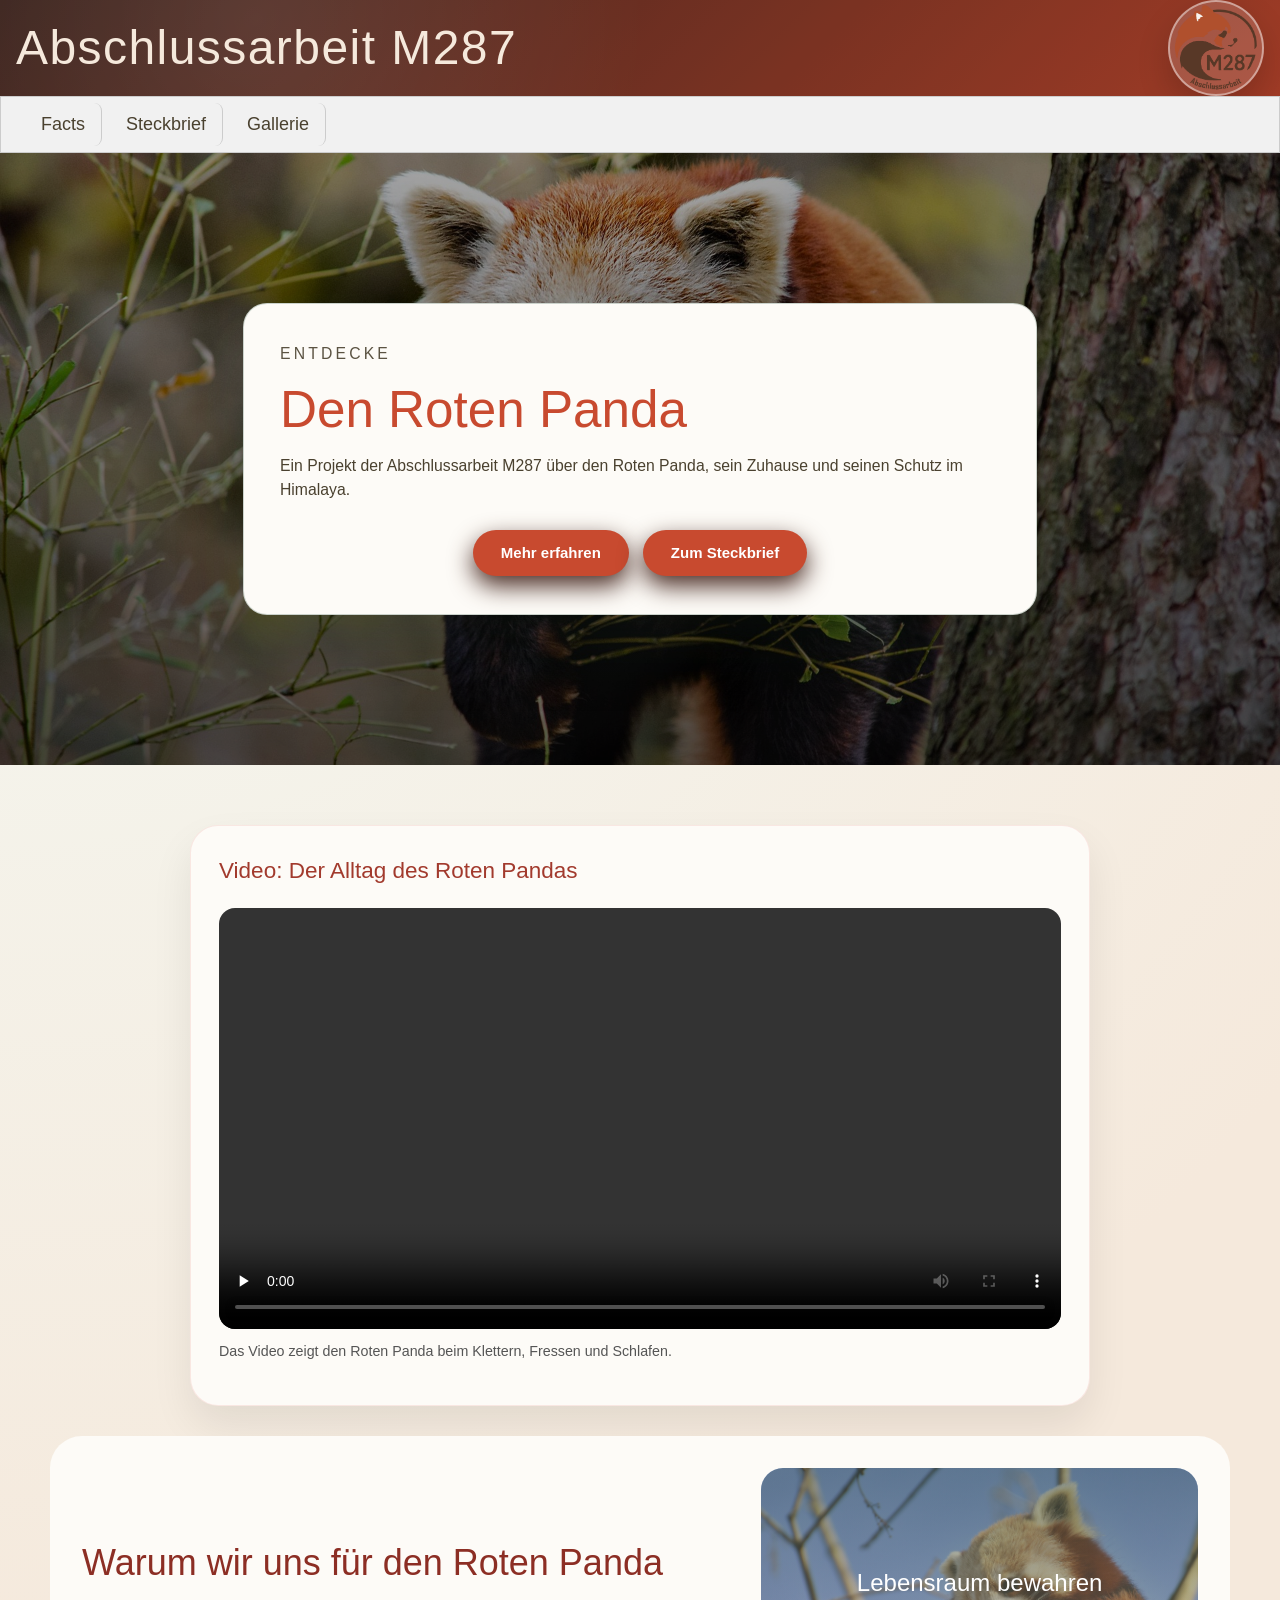
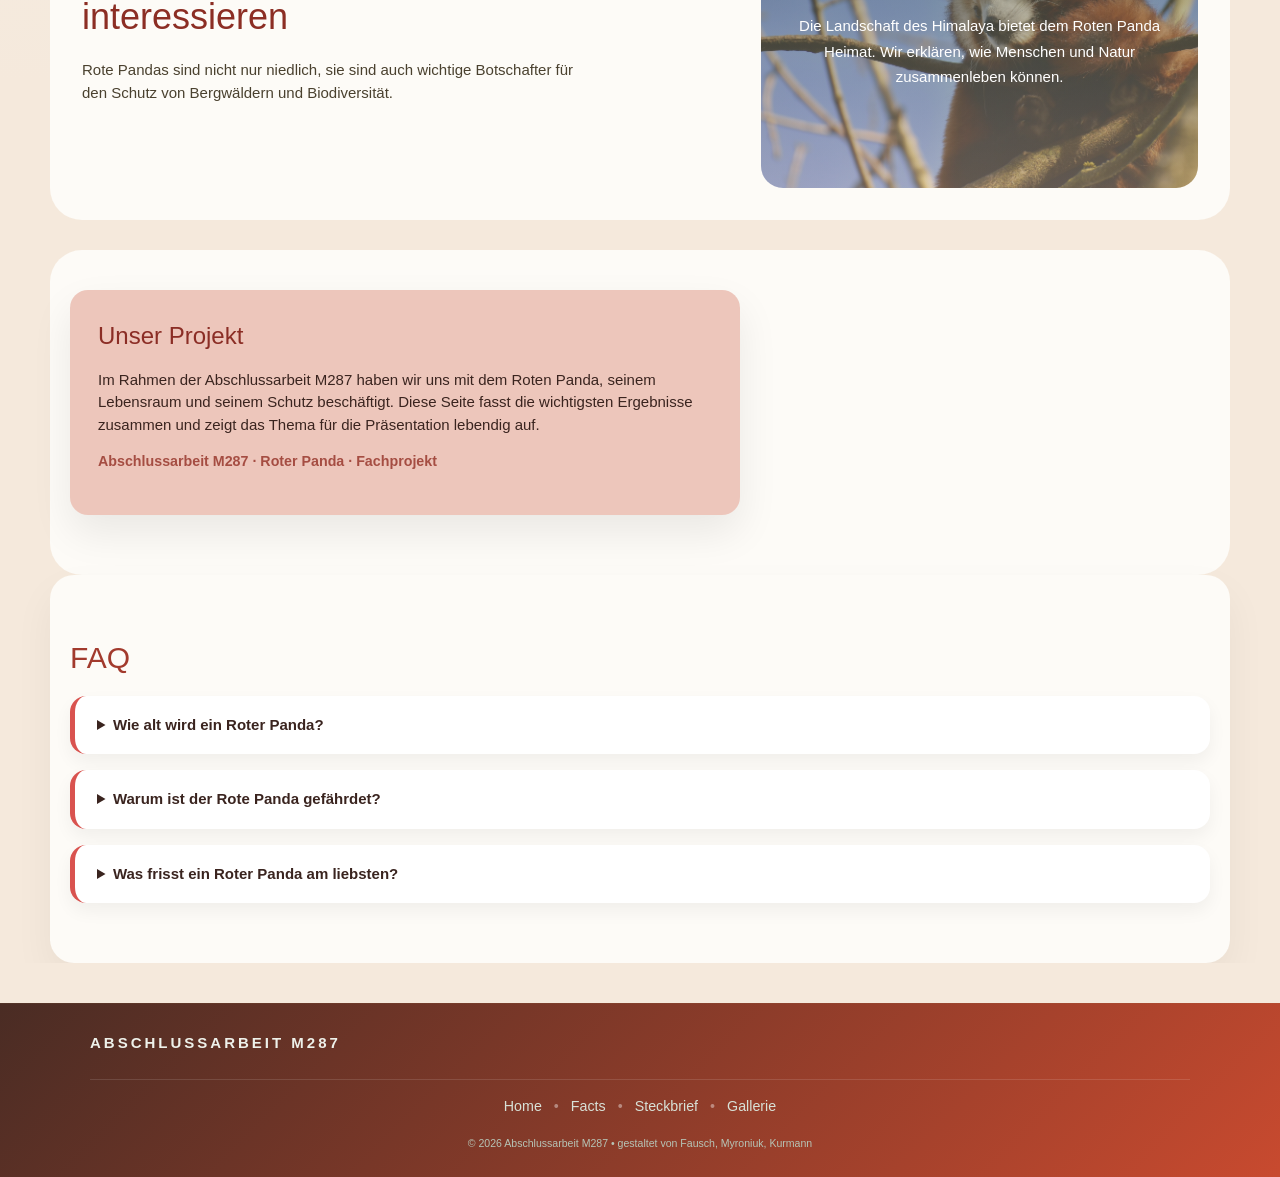
<file: index.html>
<!DOCTYPE html>
<html lang="de">
<head>
    <title>Abschlussarbeit M287</title>
    <meta charset="UTF-8">
    <meta name="viewport" content="width=device-width, initial-scale=1">
    <link rel="stylesheet" href="css/style.css">
    <link rel="stylesheet" href="https://www.w3schools.com/w3css/4/w3.css">
</head>

<body>

    <header class="w3-container site-header">
      <!-- Header-Inhalt in eine flexbox-container gelegt -->
      <div class="site-header-inner">
        <h1 class="w3-xxxlarge">Abschlussarbeit M287</h1>
        <!-- Rundes M287-Logo oben rechts, als Home-Link -->
        <a href="index.html" class="site-header-logo" aria-label="Home" title="Home"></a>
      </div>
    </header>

    <nav class="w3-bar w3-border w3-light-grey w3-large">
      <a href="html/facts.html" class="w3-bar-item w3-button w3-border-right">Facts</a>
      <a href="html/Steckbrief.html" class="w3-bar-item w3-button w3-border-right">Steckbrief</a>
      <a href="html/gallerie.html" class="w3-bar-item w3-button w3-border-right">Gallerie</a>
    </nav>

    <main class="home-page">
        <section class="page-hero">
            <div class="hero-inner">
                <p class="eyebrow">Entdecke</p>
                <h1>Den Roten Panda</h1>
                <p class="hero-text">Ein Projekt der Abschlussarbeit M287 über den Roten Panda, sein Zuhause und seinen Schutz im Himalaya.</p>
                <div class="hero-actions">
                    <a href="html/facts.html" class="btn btn-primary">Mehr erfahren</a>
                    <a href="html/Steckbrief.html" class="btn btn-primary">Zum Steckbrief</a>
                </div>
            </div>
        </section>

        <section class="home-video">
            <div class="media-section">
                <h2>Video: Der Alltag des Roten Pandas</h2>
                <video controls preload="none" class="media-player">
                    <source src="media/video/Most Adorable Red Panda - CUTEST Compilation.mp4" type="video/mp4">
                    Dein Browser unterstützt das Video-Tag nicht.
                </video>
                <p>Das Video zeigt den Roten Panda beim Klettern, Fressen und Schlafen.</p>
            </div>
        </section>

        <section class="section section-two-col">
            <div class="text-block">
                <h2>Warum wir uns für den Roten Panda interessieren</h2>
                <p>Rote Pandas sind nicht nur niedlich, sie sind auch wichtige Botschafter für den Schutz von Bergwäldern und Biodiversität.</p>
            </div>
            <div class="image-overlay-card">
                <div class="overlay-copy">
                    <h3>Lebensraum bewahren</h3>
                    <p>Die Landschaft des Himalaya bietet dem Roten Panda Heimat. Wir erklären, wie Menschen und Natur zusammenleben können.</p>
                </div>
            </div>
        </section>

        <section class="section section-interactive">
            <div class="interactive-grid">
                <div class="content-card project-card">
                    <h3>Unser Projekt</h3>
                    <p>Im Rahmen der Abschlussarbeit M287 haben wir uns mit dem Roten Panda, seinem Lebensraum und seinem Schutz beschäftigt. Diese Seite fasst die wichtigsten Ergebnisse zusammen und zeigt das Thema für die Präsentation lebendig auf.</p>
                    <p class="project-note">Abschlussarbeit M287 · Roter Panda · Fachprojekt</p>
                </div>
            </div>
        </section>

        <section class="section section-faq">
            <h2>FAQ</h2>
            <details>
                <summary>Wie alt wird ein Roter Panda?</summary>
                <p>Rote Pandas können in Freiheit 8–10 Jahre alt werden, in Zoos auch etwas älter.</p>
            </details>
            <details>
                <summary>Warum ist der Rote Panda gefährdet?</summary>
                <p>Hauptgründe sind Lebensraumverlust, Fragmentierung der Wälder und menschliche Eingriffe.</p>
            </details>
            <details>
                <summary>Was frisst ein Roter Panda am liebsten?</summary>
                <p>Bambus macht den größten Teil der Nahrung aus, außerdem isst er Früchte, Pilze und Insekten.</p>
            </details>
        </section>
    </main>

    <footer class="site-footer">
        <div class="footer-top">
            <div>
                <p class="footer-brand">Abschlussarbeit M287</p>
            </div>
        </div>
        <div class="footer-nav-line">
            <a href="index.html">Home</a>
            <span>•</span>
            <a href="html/facts.html">Facts</a>
            <span>•</span>
            <a href="html/Steckbrief.html">Steckbrief</a>
            <span>•</span>
            <a href="html/gallerie.html">Gallerie</a>
        </div>
        <div class="footer-copy">
            <small>© 2026 Abschlussarbeit M287 • gestaltet von Fausch, Myroniuk, Kurmann</small>
        </div>
    </footer>

</body>
</html>
</file>
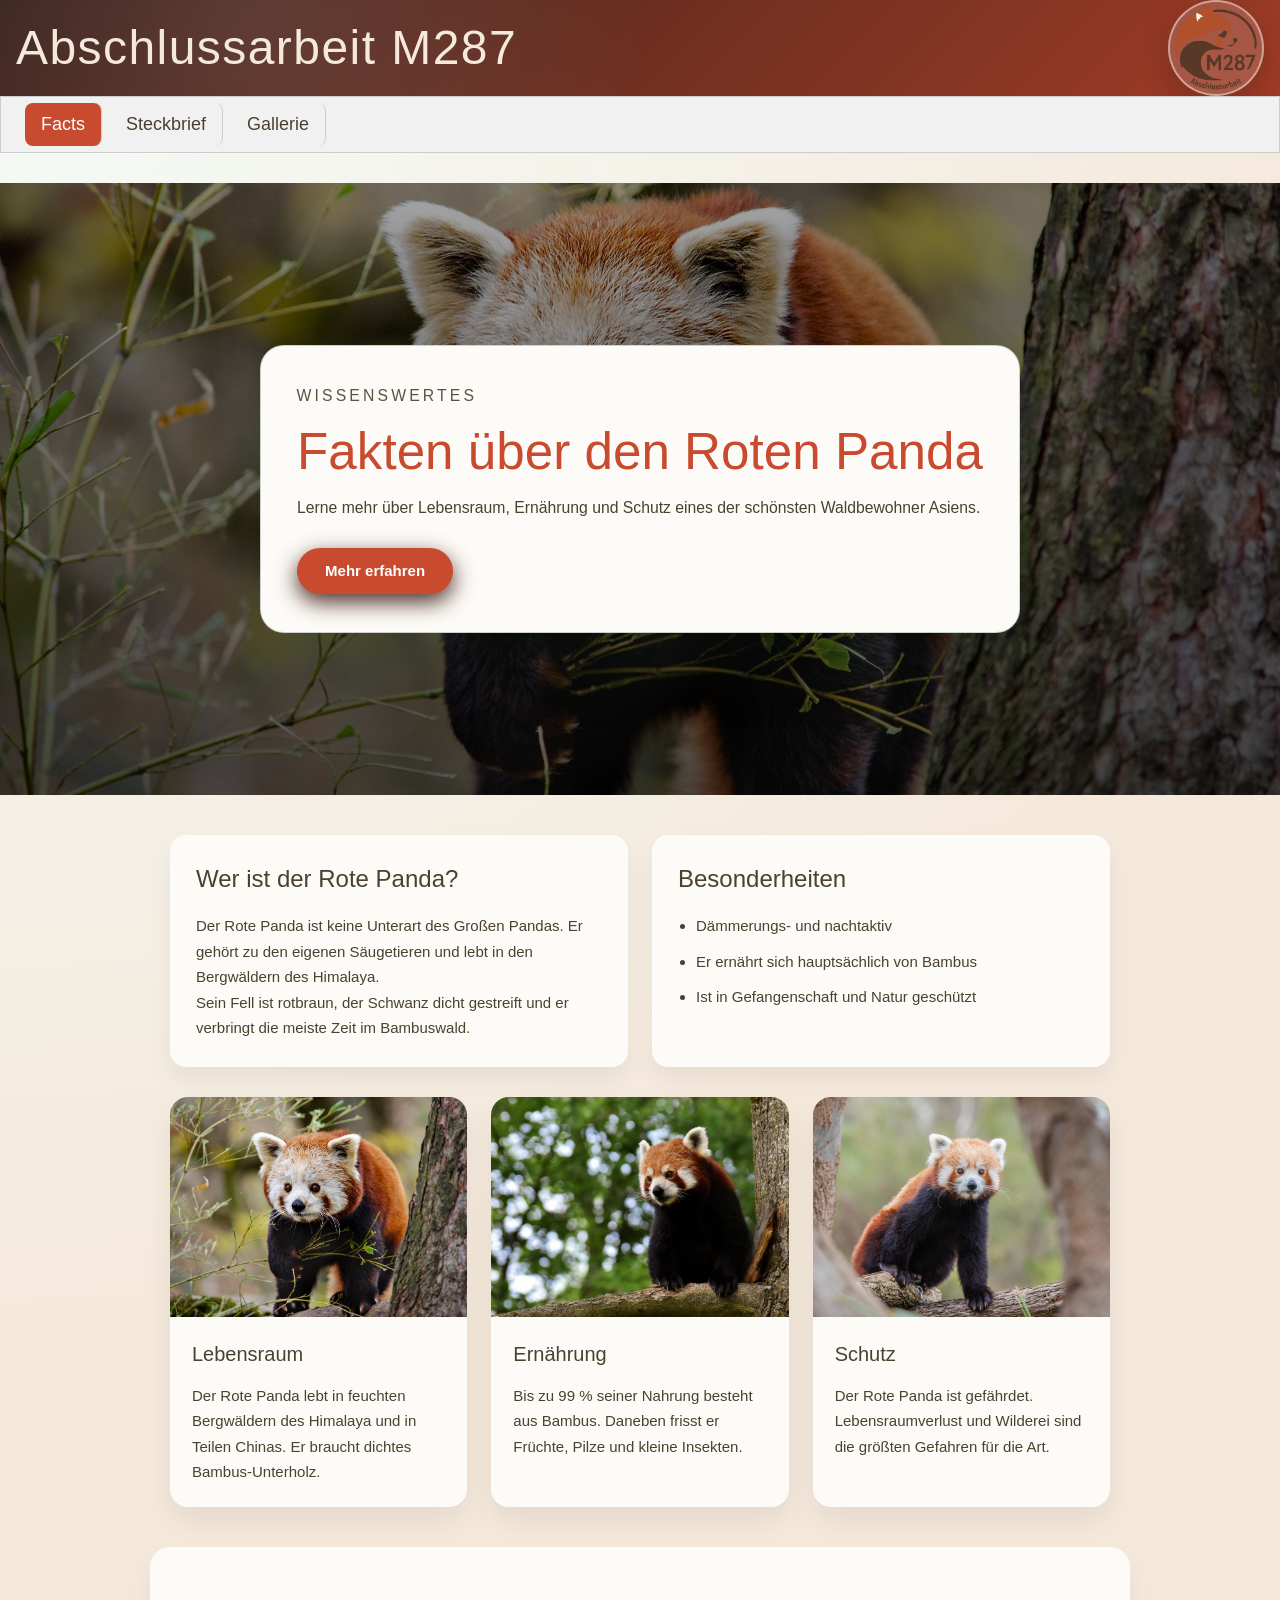
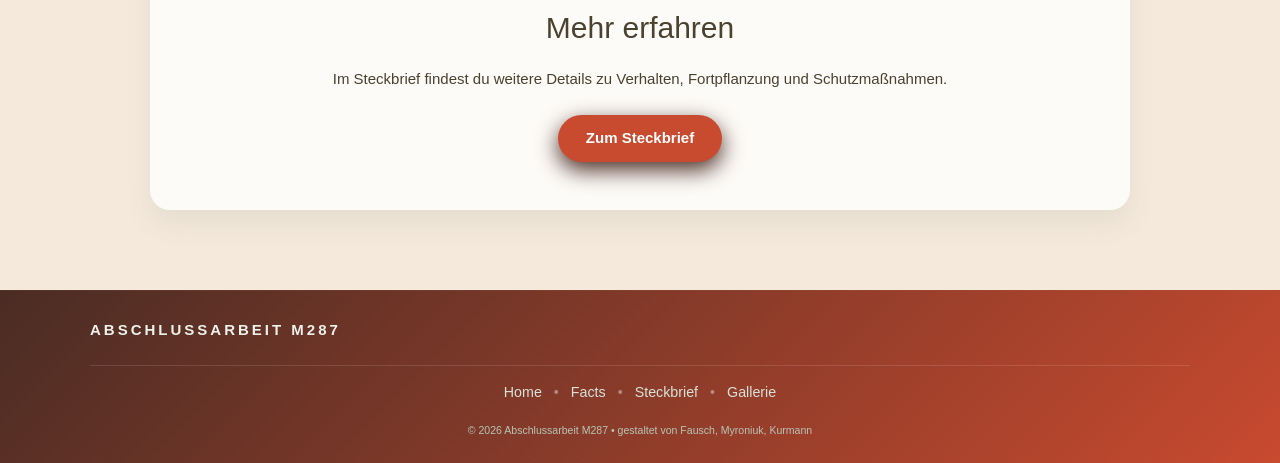
<file: html/facts.html>
<!DOCTYPE html>
<html lang="de">
<head>
    <meta charset="UTF-8">
    <meta name="viewport" content="width=device-width, initial-scale=1">
    <title>Facts</title>
    <link rel="stylesheet" href="../css/style.css">
    <link rel="stylesheet" href="https://www.w3schools.com/w3css/4/w3.css">
</head>
<body>

    <header class="w3-container site-header">
        <!-- Header-Inhalt in eine flexbox-container gelegt -->
        <div class="site-header-inner">
            <h1 class="w3-xxxlarge">Abschlussarbeit M287</h1>
            <!-- Rundes M287-Logo oben rechts, als Home-Link -->
            <a href="../index.html" class="site-header-logo" aria-label="Home" title="Home"></a>
        </div>
    </header>

    <nav class="w3-bar w3-border w3-light-grey w3-large">
        <a href="facts.html" class="w3-bar-item w3-button w3-border-right w3-green">Facts</a>
        <a href="Steckbrief.html" class="w3-bar-item w3-button w3-border-right">Steckbrief</a>
        <a href="gallerie.html" class="w3-bar-item w3-button w3-border-right">Gallerie</a>
    </nav>

    <main class="facts-page">
        <section class="page-hero">
            <div class="hero-inner">
                <p class="eyebrow">Wissenswertes</p>
                <h2>Fakten über den Roten Panda</h2>
                <p class="hero-text">Lerne mehr über Lebensraum, Ernährung und Schutz eines der schönsten Waldbewohner Asiens.</p>
                <a href="#facts-highlights" class="btn btn-primary">Mehr erfahren</a>
            </div>
        </section>

        <section class="facts-intro">
            <div class="intro-card intro-card-large">
                <h3>Wer ist der Rote Panda?</h3>
                <p>Der Rote Panda ist keine Unterart des Großen Pandas. Er gehört zu den eigenen Säugetieren und lebt in den Bergwäldern des Himalaya.</p>
                <p>Sein Fell ist rotbraun, der Schwanz dicht gestreift und er verbringt die meiste Zeit im Bambuswald.</p>
            </div>
            <div class="intro-card intro-card-small">
                <h3>Besonderheiten</h3>
                <ul>
                    <li>Dämmerungs- und nachtaktiv</li>
                    <li>Er ernährt sich hauptsächlich von Bambus</li>
                    <li>Ist in Gefangenschaft und Natur geschützt</li>
                </ul>
            </div>
        </section>

        <section id="facts-highlights" class="facts-cards">
            <article class="facts-card">
                <img src="../img/wildfaces-little-panda-7504633_1920.jpg" alt="Roter Panda im Wald">
                <div class="facts-card-content">
                    <h4>Lebensraum</h4>
                    <p>Der Rote Panda lebt in feuchten Bergwäldern des Himalaya und in Teilen Chinas. Er braucht dichtes Bambus-Unterholz.</p>
                </div>
            </article>
            <article class="facts-card">
                <img src="../img/alexas_fotos-little-panda-3508116_1920.jpg" alt="Roter Panda nah">
                <div class="facts-card-content">
                    <h4>Ernährung</h4>
                    <p>Bis zu 99 % seiner Nahrung besteht aus Bambus. Daneben frisst er Früchte, Pilze und kleine Insekten.</p>
                </div>
            </article>
            <article class="facts-card">
                <img src="../img/pen_ash-red-panda-4366264_1920.jpg" alt="Roter Panda sitzt">
                <div class="facts-card-content">
                    <h4>Schutz</h4>
                    <p>Der Rote Panda ist gefährdet. Lebensraumverlust und Wilderei sind die größten Gefahren für die Art.</p>
                </div>
            </article>
        </section>

        <section class="facts-callout">
            <div class="callout-inner">
                <h3>Mehr erfahren</h3>
                <p>Im Steckbrief findest du weitere Details zu Verhalten, Fortpflanzung und Schutzmaßnahmen.</p>
                <a href="Steckbrief.html" class="btn btn-primary">Zum Steckbrief</a>
            </div>
        </section>
    </main>

    <footer class="site-footer">
        <div class="footer-top">
            <div>
                <p class="footer-brand">Abschlussarbeit M287</p>
            </div>
        </div>
        <div class="footer-nav-line">
            <a href="../index.html">Home</a>
            <span>•</span>
            <a href="facts.html">Facts</a>
            <span>•</span>
            <a href="Steckbrief.html">Steckbrief</a>
            <span>•</span>
            <a href="gallerie.html">Gallerie</a>
        </div>
        <div class="footer-copy">
            <small>© 2026 Abschlussarbeit M287 • gestaltet von Fausch, Myroniuk, Kurmann</small>
        </div>
    </footer>
</body>
</html>
</file>
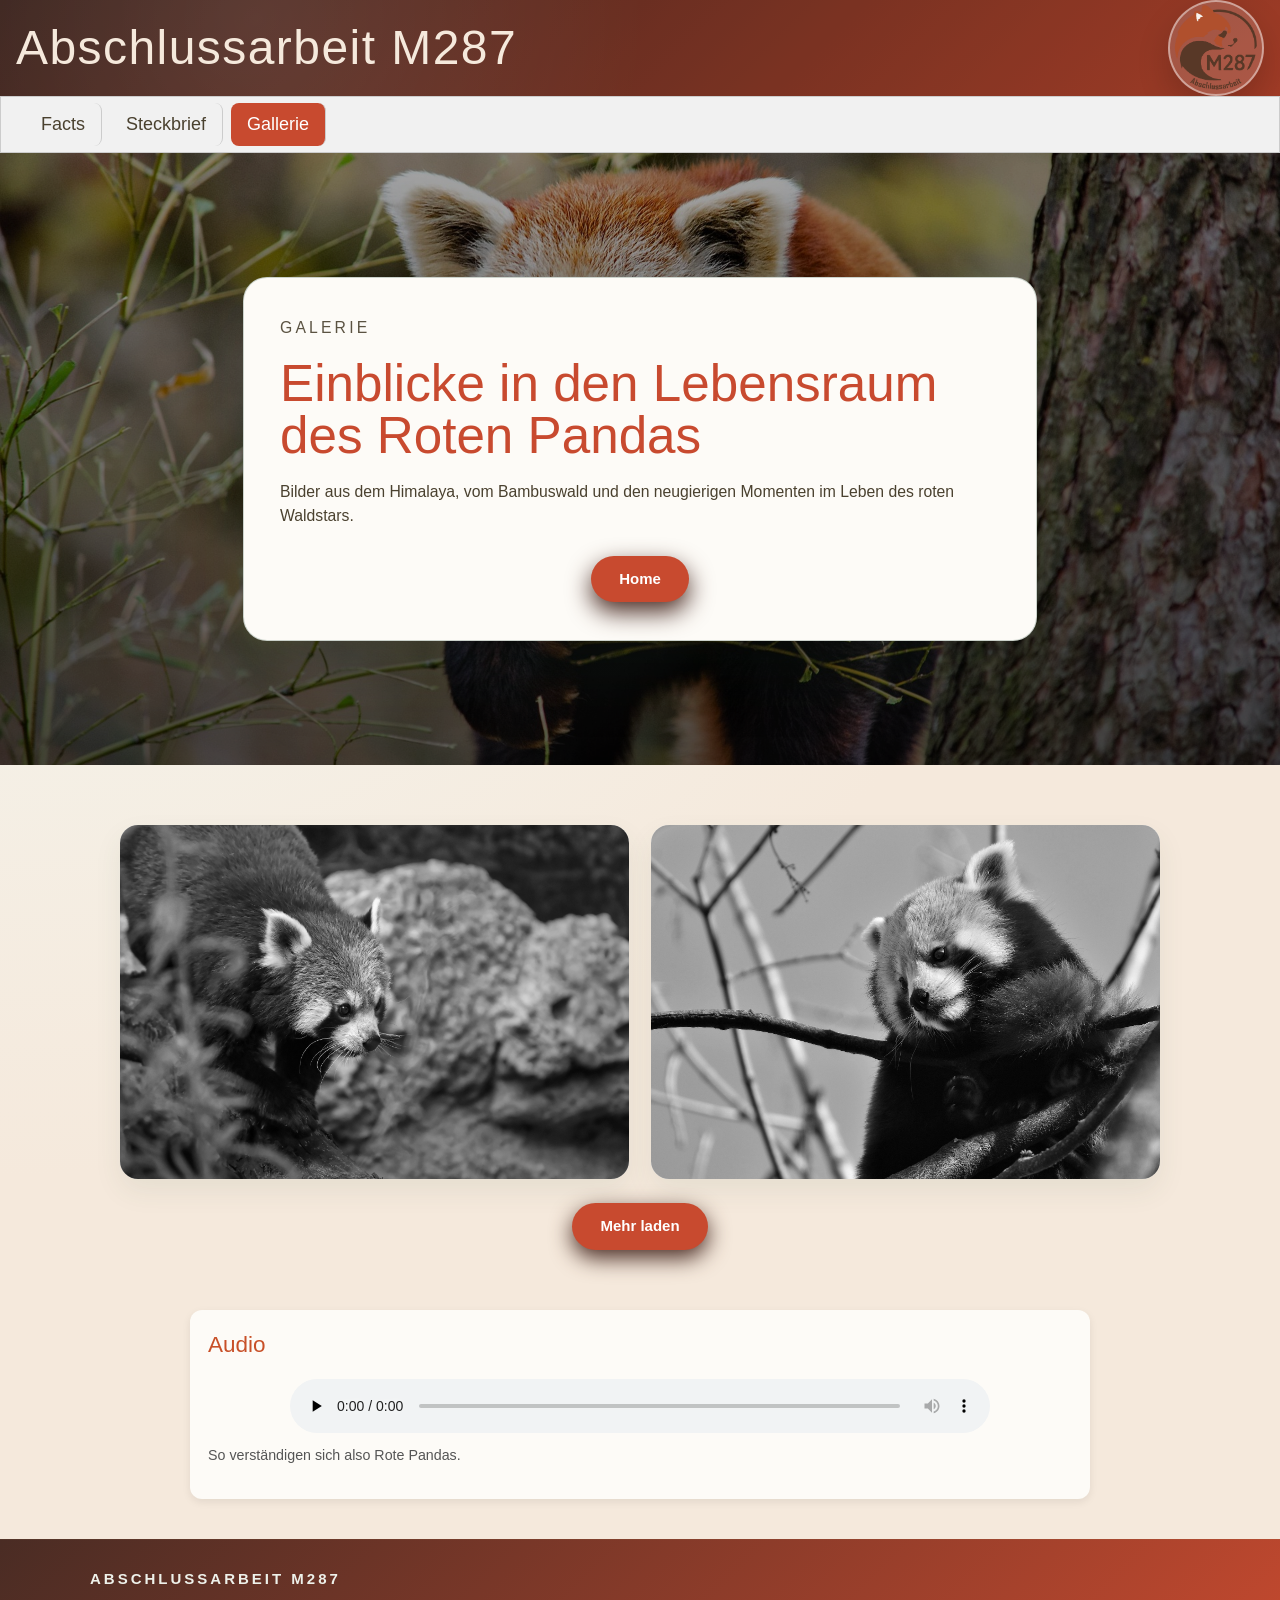
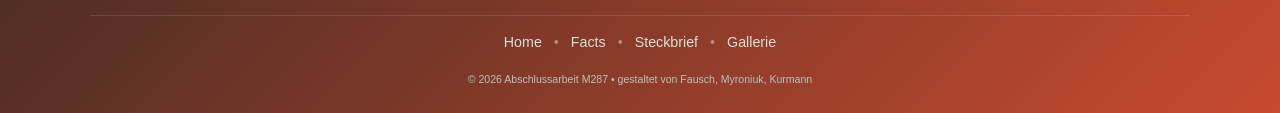
<file: html/gallerie.html>
<!DOCTYPE html>
<html lang="de">
<head>
    <meta charset="UTF-8">
    <meta name="viewport" content="width=device-width, initial-scale=1">
    <title>Galerie - Roter Panda</title>
    <link rel="stylesheet" href="../css/style.css">
    <link rel="stylesheet" href="https://www.w3schools.com/w3css/4/w3.css">
    
</head>
<body>

    <header class="w3-container site-header">
        <!-- Header-Inhalt in eine flexbox-container gelegt -->
        <div class="site-header-inner">
            <h1 class="w3-xxxlarge">Abschlussarbeit M287</h1>
            <!-- Rundes M287-Logo oben rechts, als Home-Link -->
            <a href="../index.html" class="site-header-logo" aria-label="Home" title="Home"></a>
        </div>
    </header>

    <nav class="w3-bar w3-border w3-light-grey w3-large">
        <a href="facts.html" class="w3-bar-item w3-button w3-border-right">Facts</a>
        <a href="Steckbrief.html" class="w3-bar-item w3-button w3-border-right">Steckbrief</a>
        <a href="gallerie.html" class="w3-bar-item w3-button w3-border-right w3-green">Gallerie</a>
    </nav>

    <section class="page-hero">
        <div class="hero-inner">
            <p class="eyebrow">Galerie</p>
            <h2>Einblicke in den Lebensraum des Roten Pandas</h2>
            <p class="hero-text">Bilder aus dem Himalaya, vom Bambuswald und den neugierigen Momenten im Leben des roten Waldstars.</p>
            <div class="hero-actions">
                <a href="../index.html" class="btn btn-primary">Home</a>
            </div>
        </div>
    </section>

    <div class="gallery-container">
        <div class="gallery-grid">

            <div class="gallery-item">
                <img src="../img/alexas_fotos-animal-4418773_1920.jpg" alt="Roter Panda 1">
            </div>
            <div class="gallery-item">
                <img src="../img/alexas_fotos-little-panda-3161290_1920.jpg" alt="Roter Panda 2">
            </div>
            <div class="gallery-item hidden">
                <img src="../img/alexas_fotos-little-panda-3508116_1920.jpg" alt="Roter Panda 3">
            </div>
            <div class="gallery-item hidden">
                <img src="../img/alexas_fotos-red-panda-4211083_1920.jpg" alt="Roter Panda 4">
            </div>
            <div class="gallery-item hidden">
                <img src="../img/pen_ash-red-panda-4366264_1920.jpg" alt="Roter Panda 5">
            </div>
            <div class="gallery-item hidden">
                <img src="../img/wildfaces-little-panda-7504633_1920.jpg" alt="Roter Panda 6">
            </div>
        </div>

        <div class="load-more-container">
            <button id="load-more-btn" class="btn btn-primary">Mehr laden</button>
        </div>
    </div>

    <div class="media-section">
        <h2>Audio</h2>
        <audio controls preload="none" class="media-player">
            <source src="../media/audio/How the Red Panda Sound_ _ Call _ Animal planet kingdom _ Wildlife _ noise.mp3" type="audio/mpeg">
            Dein Browser unterstützt das Audio-Tag nicht.
        </audio>
        <p>So verständigen sich also Rote Pandas.</p>
    </div>

    <footer class="site-footer">
        <div class="footer-top">
            <div>
                <p class="footer-brand">Abschlussarbeit M287</p>
            </div>
        </div>
        <div class="footer-nav-line">
            <a href="../index.html">Home</a>
            <span>•</span>
            <a href="facts.html">Facts</a>
            <span>•</span>
            <a href="Steckbrief.html">Steckbrief</a>
            <span>•</span>
            <a href="gallerie.html">Gallerie</a>
        </div>
        <div class="footer-copy">
            <small>© 2026 Abschlussarbeit M287 • gestaltet von Fausch, Myroniuk, Kurmann</small>
        </div>
    </footer>

    <script>
        document.getElementById('load-more-btn').addEventListener('click', function() {
            const hiddenItems = document.querySelectorAll('.gallery-item.hidden');
            hiddenItems.forEach(item => {
                item.classList.remove('hidden');
            });
            this.style.display = 'none'; // Button ausblenden nach dem Laden
        });
    </script>

</body>
</html>
</file>
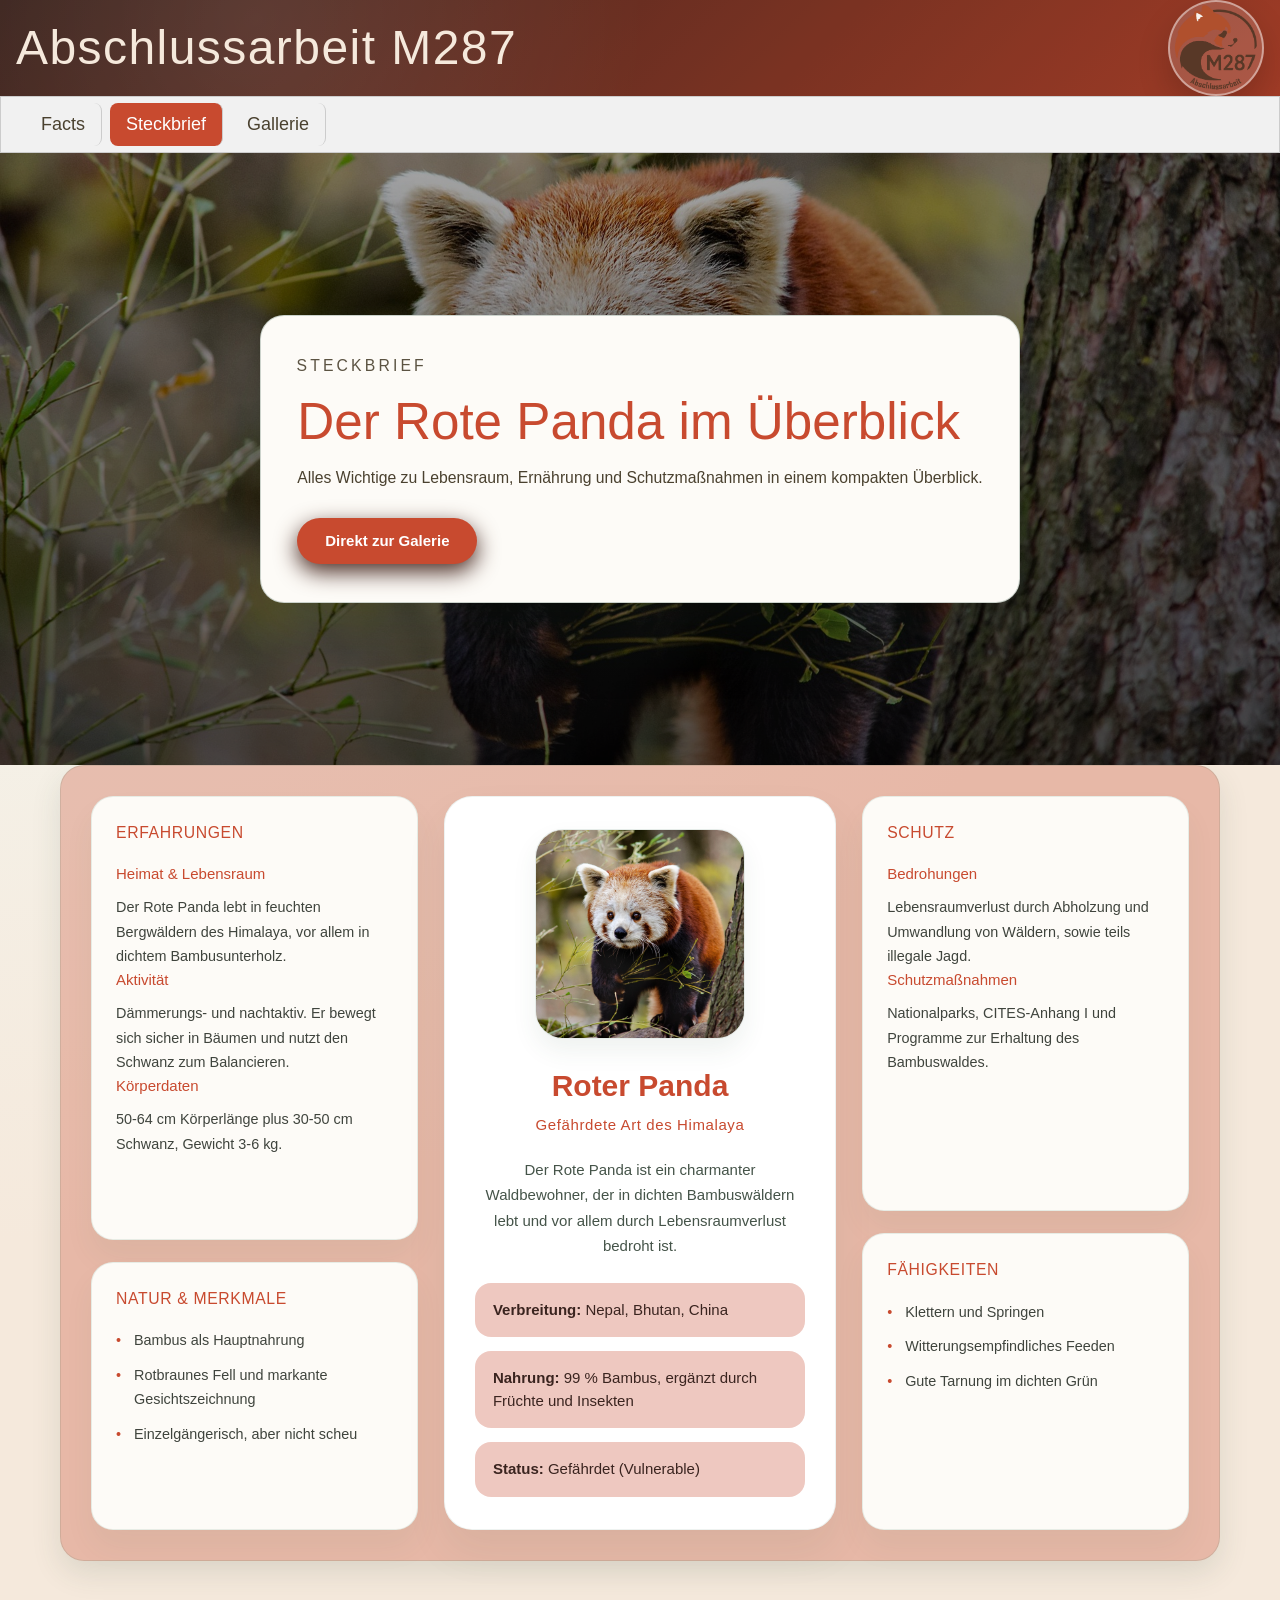
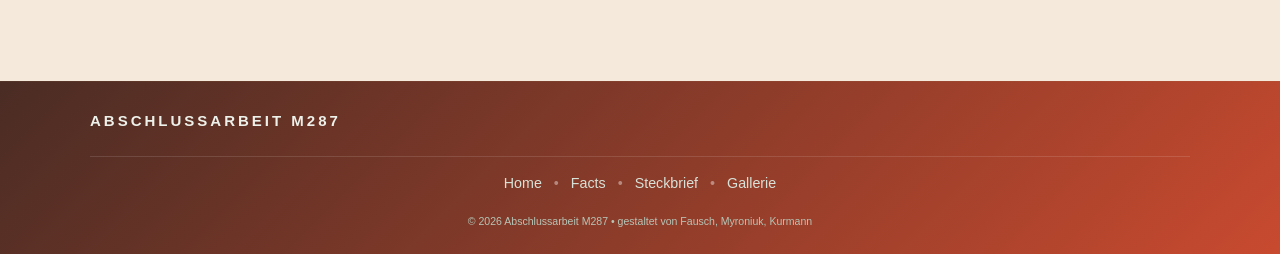
<file: html/Steckbrief.html>
<!DOCTYPE html>
<html lang="de">
<head>
    <meta charset="UTF-8">
    <meta name="viewport" content="width=device-width, initial-scale=1">
    <title>Roter Panda - Steckbrief</title>
    <link rel="stylesheet" href="../css/style.css">
    <link rel="stylesheet" href="https://www.w3schools.com/w3css/4/w3.css">
</head>
<body>

    <header class="w3-container site-header">
        <!-- Header-Inhalt in eine flexbox-container gelegt -->
        <div class="site-header-inner">
            <h1 class="w3-xxxlarge">Abschlussarbeit M287</h1>
            <!-- Rundes M287-Logo oben rechts, als Home-Link -->
            <a href="../index.html" class="site-header-logo" aria-label="Home" title="Home"></a>
        </div>
    </header>

    <nav class="w3-bar w3-border w3-light-grey w3-large">
        <a href="facts.html" class="w3-bar-item w3-button w3-border-right">Facts</a>
        <a href="Steckbrief.html" class="w3-bar-item w3-button w3-border-right w3-green">Steckbrief</a>
        <a href="gallerie.html" class="w3-bar-item w3-button w3-border-right">Gallerie</a>
    </nav>

    <main class="steckbrief-page">
        <section class="page-hero">
            <div class="hero-inner">
                <p class="eyebrow">Steckbrief</p>
                <h2>Der Rote Panda im Überblick</h2>
                <p class="hero-text">Alles Wichtige zu Lebensraum, Ernährung und Schutzmaßnahmen in einem kompakten Überblick.</p>
                <a href="gallerie.html" class="btn btn-primary">Direkt zur Galerie</a>
            </div>
        </section>

        <section id="steckbrief-start" class="steckbrief-container">
            <div class="resume-grid">
                <aside class="resume-column resume-left">
                    <div class="resume-card">
                        <h3>ERFAHRUNGEN</h3>
                        <div class="resume-item">
                            <h4>Heimat & Lebensraum</h4>
                            <p>Der Rote Panda lebt in feuchten Bergwäldern des Himalaya, vor allem in dichtem Bambusunterholz.</p>
                        </div>
                        <div class="resume-item">
                            <h4>Aktivität</h4>
                            <p>Dämmerungs- und nachtaktiv. Er bewegt sich sicher in Bäumen und nutzt den Schwanz zum Balancieren.</p>
                        </div>
                        <div class="resume-item">
                            <h4>Körperdaten</h4>
                            <p>50-64 cm Körperlänge plus 30-50 cm Schwanz, Gewicht 3-6 kg.</p>
                        </div>
                    </div>

                    <div class="resume-card">
                        <h3>NATUR & MERKMALE</h3>
                        <ul class="skill-list">
                            <li>Bambus als Hauptnahrung</li>
                            <li>Rotbraunes Fell und markante Gesichtszeichnung</li>
                            <li>Einzelgängerisch, aber nicht scheu</li>
                        </ul>
                    </div>
                </aside>

                <article class="resume-center">
                    <div class="profile-card">
                        <div class="profile-photo">
                            <img src="../img/wildfaces-little-panda-7504633_1920.jpg" alt="Roter Panda Portrait">
                        </div>
                        <div class="profile-name">Roter Panda</div>
                        <div class="profile-role">Gefährdete Art des Himalaya</div>
                        <p class="profile-summary">Der Rote Panda ist ein charmanter Waldbewohner, der in dichten Bambuswäldern lebt und vor allem durch Lebensraumverlust bedroht ist.</p>
                        <div class="profile-details">
                            <div class="profile-detail"><strong>Verbreitung:</strong> Nepal, Bhutan, China</div>
                            <div class="profile-detail"><strong>Nahrung:</strong> 99 % Bambus, ergänzt durch Früchte und Insekten</div>
                            <div class="profile-detail"><strong>Status:</strong> Gefährdet (Vulnerable)</div>
                        </div>
                    </div>
                </article>

                <aside class="resume-column resume-right">
                    <div class="resume-card">
                        <h3>SCHUTZ</h3>
                        <div class="resume-item">
                            <h4>Bedrohungen</h4>
                            <p>Lebensraumverlust durch Abholzung und Umwandlung von Wäldern, sowie teils illegale Jagd.</p>
                        </div>
                        <div class="resume-item">
                            <h4>Schutzmaßnahmen</h4>
                            <p>Nationalparks, CITES-Anhang I und Programme zur Erhaltung des Bambuswaldes.</p>
                        </div>
                    </div>

                    <div class="resume-card">
                        <h3>FÄHIGKEITEN</h3>
                        <ul class="skill-list">
                            <li>Klettern und Springen</li>
                            <li>Witterungsempfindliches Feeden</li>
                            <li>Gute Tarnung im dichten Grün</li>
                        </ul>
                    </div>
                </aside>
            </div>
        </section>
    </main>

    <footer class="site-footer">
        <div class="footer-top">
            <div>
                <p class="footer-brand">Abschlussarbeit M287</p>
            </div>
        </div>
        <div class="footer-nav-line">
            <a href="../index.html">Home</a>
            <span>•</span>
            <a href="facts.html">Facts</a>
            <span>•</span>
            <a href="Steckbrief.html">Steckbrief</a>
            <span>•</span>
            <a href="gallerie.html">Gallerie</a>
        </div>
        <div class="footer-copy">
            <small>© 2026 Abschlussarbeit M287 • gestaltet von Fausch, Myroniuk, Kurmann</small>
        </div>
    </footer>

</body>
</html>
</file>
<file: css/style.css>
﻿/**
 * ========================================
 * FARB-PALETTE - Grüner Natur-Akzent
 * ========================================
 * Primärfarbe (Waldgrün): #2f5f45, #1d3b29
 * Sekundärfarbe (Akzent-Grün): #5fa57f, #7ebf99
 * Komplementärton: #c85028 (wärmender Akzent)
 * Neutral Hell: #f5f6f5, #eff5ee, #ffffff
 * Text Dunkel: #2a2a24, #3f443d
 */

/* ========================================
 * GLOBALE STILE & GRUNDLAYOUT
 * ========================================
 * Basis-Styling für alle Seiten,
 * inklusive globaler Farben, Typografie und Layout.
 */

:root {
    font-family: Arial, "Helvetica Neue", Helvetica, sans-serif;
    color: #3A241F;
    background-color: #F5E9DC;
    --color-bg: #F5E9DC;
    --color-surface: #ffffff;
    --color-text: #3A241F;
    --color-heading: #C84A2F;
    --color-primary: #C84A2F;
    --color-primary-light: #5fa57f;
    --color-accent: #c85028;
    --color-border: #C84A2F;
    --shadow: 0 12px 30px rgba(45, 75, 56, 0.12);
}

* {
    box-sizing: border-box;
}

body {
    margin: 0;
    min-height: 100vh;
    background: radial-gradient(circle at top left, #f4fbf6 0%, var(--color-bg) 55%);
    color: var(--color-text);
    line-height: 1.65;
}

a {
    color: inherit;
    text-decoration: none;
}

img, video, audio {
    max-width: 100%;
}

header, footer, nav {
    font-size: 1rem;
}

/* ========================================
 * HEADER / TITELBILD-EFFEKT
 * ========================================
 * Einheitliches Banner für alle Seiten,
 * leichtes Grünstich-Overlay plus Schatten.
 */

.site-header {
    background: linear-gradient(135deg, #4A2C24 0%, #C84A2F 100%);
    color: #F5E9DC;
    padding: 30px 20px;
    position: relative;
    overflow: hidden;
}

.site-header::after {
    content: "";
    position: absolute;
    top: 0;
    left: 0;
    width: 100%;
    height: 100%;
    background:
        linear-gradient(180deg, rgba(0, 0, 0, 0.20), rgba(0, 0, 0, 0.20)),
        radial-gradient(circle at 20% 20%, rgba(255,255,255,0.12), transparent 38%);
    pointer-events: none;
}

/* Neue Header-Struktur: flexbox für Logo rechts */
.site-header-inner {
    position: relative;
    z-index: 1;
    display: flex;
    align-items: center;
    justify-content: space-between;
    gap: 1rem;
    flex-wrap: wrap;
}

/* Rundes M287-Logo oben rechts, als Home-Link */
.site-header-logo {
    width: 96px;
    height: 96px;
    min-width: 96px;
    border-radius: 50%;
    display: inline-flex;
    align-items: center;
    justify-content: center;
    background: rgba(255, 255, 255, 0.15);
    border: 2px solid rgba(255, 255, 255, 0.45);
    box-shadow: 0 14px 32px rgba(0, 0, 0, 0.18);
    overflow: hidden;
    position: relative;
}

.site-header-logo::before {
    content: "";
    display: block;
    width: 100%;
    height: 100%;
    background: url("../Logo/Unbenannt-1.png") center/contain no-repeat;
    background-size: contain;
}

header h1 {
    margin: 0;
    font-size: clamp(2rem, 3vw, 3rem);
    letter-spacing: 0.03em;
    z-index: 1;
    position: relative;
}

/* ========================================
 * NAVIGATION
 * ========================================
 * Grüne Navigation mit aktivem Highlight
 */

nav.w3-bar {
    display: flex;
    justify-content: flex-start;
    align-items: center;
    border: none;
    background: #f2f8f2;
    padding: 0 20px;
}

nav.w3-bar a.w3-bar-item.w3-button {
    color: #4a412f;
    background: transparent;
    border-radius: 8px;
    margin: 6px 4px;
    transition: background-color 0.25s ease, color 0.25s ease;
}

nav.w3-bar a.w3-bar-item.w3-button:hover {
    background: #C84A2F;
    color: #4a412f;
}

nav.w3-bar a.w3-bar-item.w3-button.w3-green,
nav.w3-bar a.w3-bar-item.w3-button.active {
    background: #C84A2F !important;
    color: #ffffff;
}

/* ========================================
 * BUTTONS
 * ========================================
 * Einheitliches Aussehen für alle Call-to-Action-Links
 */

.btn {
    display: inline-flex;
    align-items: center;
    justify-content: center;
    padding: 0.95rem 1.5rem;
    border-radius: 999px;
    border: 1px solid transparent;
    font-weight: 600;
    transition: transform 0.2s ease, background-color 0.2s ease, box-shadow 0.2s ease;
}

.btn:hover {
    transform: translateY(-1px);
}

.btn-primary {
    background: #C84A2F;
    color: #F5E9DC;
    box-shadow: 0 8px 22px #4A2C24;
}

.btn-primary:hover {
    background: #4A2C24;
}

.btn-secondary {
    background: #C84A2F;
    color: var(--color-primary);
}

/* Galerie-Button exakt wie Header/Footer-Grün */
.gallery-button,
.hero-actions .btn-primary {
    background:#C84A2F;
    color: #F5E9DC;
    box-shadow: 0 10px 24px #4A2C24;
}

.hero-actions .btn-primary:hover,
.gallery-button:hover {
    background: #4A2C24
}

/* ========================================
 * HERO / TITELSEKTIONEN
 * ========================================
 * Einheitlicher Hero-Stil für Startseite, Facts und Steckbrief
 */

.page-hero {
    min-height: 68vh;
    display: grid;
    align-items: center;
    padding: 56px 20px;
    background: linear-gradient(180deg, rgba(0, 0, 0, 0.20), rgba(0, 0, 0, 0.50)), url('../img/wildfaces-little-panda-7504633_1920.jpg') center/cover no-repeat;
    color: #222924;
    position: relative;
    background-size: cover;
    width: 100vw;
    left: 50%;
    right: 50%;
    margin-left: -50vw;
    margin-right: -50vw;
}

.page-hero::after {
    content: "";
    position: absolute;
    inset: 0;
    background: rgba(0, 0, 0, 0.20);
    pointer-events: none;
}

.page-hero .hero-inner {
    position: relative;
    z-index: 1;
    max-width: 860px;
    margin: 0 auto;
    background: #fdfbf7;
    border: 1px solid rgba(194, 204, 196, 0.85);
    border-radius: 24px;
    padding: 38px 36px;
    box-shadow: 0 28px 70px rgba(19, 40, 30, 0.18);
    backdrop-filter: blur(12px);
}

.eyebrow {
    text-transform: uppercase;
    letter-spacing: 0.32em;
    font-size: 0.9rem;
    margin-bottom: 1rem;
    color: var(--color-primary);
}

.page-hero h1,
.page-hero h2 {
    font-size: clamp(2.4rem, 4vw, 4rem);
    margin: 0 0 1rem;
    line-height: 1.05;
    max-width: 700px;
    color: var(--color-heading);
}

.hero-text {
    max-width: 780px;
    margin-bottom: 1.8rem;
    font-size: 1.05rem;
    color: #324032;
}

/* ========================================
 * TITELSTIL UND SEITENTITEL
 * ========================================
 * Galerie-Titel soll zurück zum simplen Layout,
 * Steckbrief nutzt eigene Resume-Struktur.
 */

.gallery-title {
    font-size: 2rem;
    margin-bottom: 20px;
    text-align: center;
    color: var(--color-heading);
    font-weight: 700;
}

/* ========================================
 * STECKBRIEF SEITE
 * ========================================
 * Kartenlayout, grüne Akzente und bessere Lesbarkeit
 */

.steckbrief-page {
    max-width: 1200px;
    margin: 0 auto;
    padding: 0 20px 40px;
}

.steckbrief-container {
    max-width: 1180px;
    margin: 0 auto 40px;
    padding: 30px;
    background: rgba(200, 74, 47, 0.3);
    border-radius: 24px;
    border: 1px solid rgba(47, 95, 69, 0.12);
    box-shadow: var(--shadow);
}

.resume-grid {
    display: grid;
    grid-template-columns: 1fr 1.2fr 1fr;
    gap: 26px;
}

.resume-column {
    display: grid;
    gap: 22px;
}

.resume-card {
    background: #fdfbf7;
    border-radius: 22px;
    padding: 24px;
    border: 1px solid rgba(47, 95, 69, 0.10);
    box-shadow: 0 18px 30px rgba(47, 95, 69, 0.06);
}

.resume-card h3 {
    margin-top: 0;
    margin-bottom: 18px;
    color: var(--color-primary);
    font-size: 1.05rem;
    letter-spacing: 0.04em;
    text-transform: uppercase;
}

.resume-item h4 {
    margin: 0 0 10px;
    font-size: 1rem;
    color: var(--color-heading);
}

.resume-item p,
.resume-card p,
.resume-card li {
    margin: 0;
    color: #3f443d;
    line-height: 1.7;
    font-size: 0.96rem;
}

.skill-list {
    list-style: none;
    padding: 0;
    margin: 0;
    display: grid;
    gap: 10px;
}

.skill-list li {
    padding-left: 1.2rem;
    position: relative;
}

.skill-list li::before {
    content: "•";
    position: absolute;
    left: 0;
    color: var(--color-primary);
}

.resume-center {
    display: grid;
    justify-items: center;
}

.profile-card {
    width: 100%;
    max-width: 520px;
    background: #ffffff;
    border-radius: 28px;
    padding: 32px 30px;
    box-shadow: 0 22px 40px rgba(47, 95, 69, 0.08);
    border: 1px solid rgba(47, 95, 69, 0.08);
}

.profile-photo {
    width: 210px;
    height: 210px;
    margin: 0 auto 24px;
    border-radius: 28px;
    overflow: hidden;
    border: 1px solid rgba(47, 95, 69, 0.12);
    box-shadow: 0 12px 24px rgba(47, 95, 69, 0.08);
}

.profile-photo img {
    width: 100%;
    height: 100%;
    object-fit: cover;
    display: block;
}

.profile-name {
    font-size: 2rem;
    text-align: center;
    margin: 0 0 6px;
    color: var(--color-heading);
    font-weight: 700;
}

.profile-role {
    text-align: center;
    color: var(--color-primary);
    margin-bottom: 20px;
    font-size: 1rem;
    letter-spacing: 0.04em;
}

.profile-summary {
    margin: 0 auto 24px;
    max-width: 460px;
    text-align: center;
    color: #455449;
    line-height: 1.7;
}

.profile-details {
    display: grid;
    gap: 14px;
}

.profile-detail {
    background: rgba(200, 74, 47, 0.3);
    padding: 16px 18px;
    border-radius: 16px;
}

.gallery-title {
    font-size: 2rem;
    margin-bottom: 20px;
    text-align: center;
    color: var(--color-heading);
    font-weight: 700;
}

/* ========================================
 * FACTS SEITE
 * ========================================
 * Karte und Textaufteilung
 */

.facts-page {
    max-width: 1020px;
    margin: 0 auto;
    padding: 30px 20px 40px;
}

.facts-intro {
    display: grid;
    grid-template-columns: 1.4fr 0.8fr;
    gap: 22px;
    margin: 32px auto 28px;
}

.intro-card {
    background: #ffffff;
    border-radius: 18px;
    padding: 28px;
    box-shadow: 0 14px 25px rgba(47, 95, 69, 0.08);
}

.intro-card-large h3,
.intro-card-small h3 {
    color: var(--color-heading);
    margin-top: 0;
}

.intro-card-small ul {
    padding-left: 1.1rem;
}

.facts-cards {
    display: grid;
    grid-template-columns: repeat(3, minmax(0, 1fr));
    gap: 24px;
    margin-bottom: 32px;
}

.facts-card {
    background: #ffffff;
    border-radius: 18px;
    overflow: hidden;
    box-shadow: 0 10px 24px rgba(47, 95, 69, 0.08);
}

.facts-card img {
    width: 100%;
    height: 220px;
    object-fit: cover;
    display: block;
}

.facts-card-content {
    padding: 22px;
}

.facts-card-content h4 {
    margin-top: 0;
    color: var(--color-primary);
}

.facts-callout {
    background: linear-gradient(135deg, rgba(95,165,127,0.14), rgba(47,95,69,0.04));
    border-radius: 20px;
    padding: 26px;
    box-shadow: 0 14px 28px rgba(47, 95, 69, 0.08);
}

.callout-inner {
    max-width: 860px;
    margin: 0 auto;
}

/* ========================================
 * GALLERY SEITE
 * ========================================
 * Galerie-Titel, Bildkarten und Medienbereich
 */

.gallery-container {
    max-width: 1080px;
    margin: 40px auto;
    padding: 20px;
}

/* Galerie-Überschrift: zentrales Label über dem Bildraster */
.gallery-title {
    display: inline-flex;
    align-items: center;
    justify-content: center;
    padding: 18px 26px;
    border-radius: 20px;
    background: rgba(47, 95, 69, 0.12);
    border: 1px solid rgba(95, 165, 127, 0.24);
    color: var(--color-heading);
}

/* Galerie Raster: zwei Spalten, responsive */
.gallery-grid {
    display: grid;
    grid-template-columns: repeat(2, minmax(0, 1fr));
    gap: 22px;
}

.gallery-item {
    background: #ffffff;
    border-radius: 18px;
    overflow: hidden;
    box-shadow: 0 12px 28px rgba(47, 95, 69, 0.08);
}

/* Versteckte Galerie-Items: Nur auf Klick sichtbar machen */
.gallery-item.hidden {
    display: none;
}

.gallery-item img {
    width: 100%;
    height: 100%;
    object-fit: cover;
    display: block;
    filter: grayscale(100%);
    transition: filter 0.35s ease, transform 0.35s ease;
}

.gallery-item:hover {
    transform: translateY(-4px);
}

.gallery-item:hover img {
    filter: none;
    transform: scale(1.02);
}

/* Lade mehr Button Container: zentriert unter dem Bildraster */
.load-more-container {
    text-align: center;
    margin-top: 24px;
}

/* ========================================
 * FOOTER
 * ========================================
 */

.site-footer {
    background: #f6faf6;
    color: #425043;
    padding: 24px 20px 28px;
    border-top: 1px solid rgba(47, 95, 69, 0.12);
}

.footer-top,
.footer-nav-line,
.footer-copy {
    max-width: 1080px;
    margin: 0 auto;
}

/* Footer Navigation: Links in einer Zeile mit Abstand */
.footer-nav-line {
    display: flex;
    flex-wrap: wrap;
    gap: 12px;
    align-items: center;
    color: #536056;
    margin: 18px 0 8px;
}

.footer-nav-line a {
    color: #3b4a3d;
}

.footer-copy {
    font-size: 0.92rem;
    color: #5b655a;
}

/* ========================================
 * RESPONSIVE ANPASSUNGEN
 * ========================================
 */

@media (max-width: 960px) {
    .facts-intro,
    .steckbrief-grid,
    .gallery-grid {
        grid-template-columns: 1fr;
    }
}

@media (max-width: 720px) {
    .page-hero {
        padding: 30px 16px;
    }

    .hero-inner {
        padding: 24px;
    }

    .steckbrief-container {
        margin: 0 16px 30px;
        padding: 24px;
    }

    .steckbrief-title,
    .gallery-title {
        font-size: 1.75rem;
    }

    .site-header-inner {
        flex-direction: column;
        align-items: center;
        text-align: center;
    }

    .site-header-logo {
        margin-top: 16px;
    }
}

/* Nav-Links Hover: Header/Footer-Grün */
nav.w3-bar a.w3-bar-item.w3-button:hover {
    background-color: #C84A2F;
    color: #ffffff;
}

/* ========================================
 * HOMEPAGE STYLES
 * ========================================
 * Hero-Sektion, Video, Inhaltsblöcke,
 * FAQ und interaktive Elemente
 */

/* Home Page Container */
.home-page {
    overflow: hidden;
}


/* ========================================
 * VIDEO SECTION - HOMEPAGE
 * ========================================
 * Warme orangerot-beige Box für Video
 */

.home-video {
    padding: 40px 20px 0;
}

/* Video Media Section: Warmer Orangeton mit softem Glow */
.home-video .media-section {
    background-color: #fdfbf7;
    border-radius: 28px;
    padding: 28px;
    box-shadow: 0 20px 40px rgba(0, 0, 0, 0.08);
    border: 1px solid rgba(217, 83, 79, 0.12);
}

/* Video-Titel: Rotes Panda-Braun */
.home-video .media-section h2 {
    color: #a23a2d;
    margin-top: 0;
}

/* Video Player: Responsiv und gerundet */
.home-video .media-player {
    width: 100%;
    max-width: 900px;
    border-radius: 16px;
    margin-top: 20px;
}

/* ========================================
 * FAQ SECTION - HOMEPAGE
 * ========================================
 * Häufig gestellte Fragen mit rotem Panda Akzent
 */

/* FAQ Container: Creme-weißer Hintergrund */
.section-faq {
    background: #fdfbf7;
    border-radius: 24px;
    padding: 40px 30px;
    box-shadow: 0 18px 40px rgba(0, 0, 0, 0.05);
    margin-top: 20px;
}

/* FAQ-Titel: Rotes Panda-Braun */
.section-faq h2 {
    margin-top: 0;
    color: #a23a2d;
}

/* FAQ Details: Weiß mit rotem Panda-Balken */
.section-faq details {
    background: #ffffff;
    border-radius: 16px;
    padding: 18px 22px;
    margin-top: 16px;
    box-shadow: 0 8px 18px rgba(0, 0, 0, 0.05);
    border-left: 5px solid #d9534f;
}

/* FAQ Summary (Frage): Clickable, fett */
.section-faq summary {
    cursor: pointer;
    font-weight: 700;
    outline: none;
}

/* FAQ Antwort-Text: Dunkelgrau, lesbar */
.section-faq p {
    margin: 12px 0 0;
    color: #4a4a42;
    line-height: 1.75;
}

/* ========================================
 * HERO TEXT STYLING
 * ========================================
 * Schriftstärke und Layout für den einheitlichen Hero-Text.
 */

.hero-inner .eyebrow {
    display: inline-block;
    text-transform: uppercase;
    letter-spacing: 0.2em;
    opacity: 0.9;
    margin-bottom: 18px;
}

.hero-inner h1,
.hero-inner h2 {
    margin: 0 0 18px;
    font-size: clamp(3rem, 4vw, 4.5rem);
    line-height: 1.02;
}

.hero-inner p {
    max-width: 720px;
    margin: 0 auto 28px;
    font-size: 1.05rem;
    color: #4a412f;
}

/* ========================================
 * BUTTON STYLING
 * ========================================
 * Call-to-Action Buttons mit rotem Panda Farben
 */

/* Button Container: Flexbox zentriert */
.hero-actions {
    display: flex;
    justify-content: center;
    flex-wrap: wrap;
    gap: 14px;
}

/* Primary Button für hero-actions: einheitliches #C84A2F */
.hero-actions .btn-primary {
    background: #C84A2F;
    color: #ffffff;
}

/* Secondary Button für hero-actions: auch #C84A2F */
.hero-actions .btn-secondary {
    background: #C84A2F;
    color: #ffffff;
    border: 1px solid rgba(255, 255, 255, 0.18);
}

/* Secondary Button Hover: dunklerer Ton */
.hero-actions .btn-secondary:hover {
    background: #a73922;
}

/* ========================================
 * CONTENT SECTIONS - HOMEPAGE
 * ========================================
 * Unterschiedliche Layout-Grids für Inhaltsseiten
 */

/* Allgemeiner Section Container: Zentriert mit max. Breite */
.section {
    max-width: 1180px;
    margin: 0 auto;
    padding: 60px 20px;
}

/* ========================================
 * TWO-COLUMN SECTION
 * ========================================
 * Text neben Bildkarte mit Wärmeton
 */

/* Two-Column Layout: Text links, Bild rechts */
.section-two-col {
    display: grid;
    grid-template-columns: 1.2fr 0.8fr;
    gap: 24px;
    align-items: center;
    background-color: #fdfbf7;
    border-radius: 32px;
    padding: 32px;
}

/* Text Block Überschrift: Dunkles Rot-Orange */
.text-block h2 {
    margin-top: 0;
    color: #8c2e24;
    font-size: 2.4rem;
}

/* Text Block Paragraph: Dunkles, warmes Braun */
.text-block p {
    color: #4a412f;
    max-width: 520px;
}

/* Bild-Overlay Karte: Dunkel mit Bildhintergrund */
.image-overlay-card {
    min-height: 320px;
    border-radius: 22px;
    background: linear-gradient(0deg, rgba(255, 216, 189, 0.44), rgba(255, 238, 230, 0.26)),
        url("../img/alexas_fotos-little-panda-3161290_1920.jpg") center/cover no-repeat;
    display: grid;
    place-items: center;
    padding: 28px;
    position: relative;
    overflow: hidden;
}

/* Bild-Overlay Dark Gradient: Dunkel unten */
.image-overlay-card::before {
    content: "";
    position: absolute;
    inset: 0;
    background: linear-gradient(180deg, rgba(13, 38, 22, 0.45), rgba(13, 38, 22, 0.15));
}

/* Overlay Text: Weiß und lesbar */
.overlay-copy {
    position: relative;
    z-index: 1;
    color: #ffffff;
    text-align: center;
}

/* Overlay Überschrift */
.overlay-copy h3 {
    margin: 0 0 12px;
}

/* Overlay Paragraph */
.overlay-copy p {
    margin: 0;
    line-height: 1.7;
}

/* ========================================
 * THREE-COLUMN SECTION
 * ========================================
 * Feature Cards für Kategorien-Info (z.B. Lebensraum, Ernährung)
 */

/* Three-Column Grid: Feature Cards */
.section-three-col {
    display: grid;
    grid-template-columns: 2fr 1fr 1fr;
    gap: 24px;
}

/* Feature Card: Weiß mit Schatten */
.feature {
    background: #ffffff;
    border-radius: 18px;
    box-shadow: 0 18px 40px rgba(0, 0, 0, 0.05);
    padding: 28px;
}

/* Large Feature: Nimmt 1 Spalte */
.feature-large {
    grid-column: span 1;
}

/* Small Feature: Wird von oben alignt */
.feature-small {
    display: grid;
    align-content: start;
}

/* Feature Überschrift: Waldgrün */
.feature h3 {
    margin-top: 0;
    color: #1c3a29;
}

/* Feature Text: Lesbar */
.feature p {
    color: #4a4a42;
    line-height: 1.75;
}

/* ========================================
 * FOUR-COLUMN SECTION (MINI CARDS)
 * ========================================
 * Kleine charakteristische Attribute des roten Pandas
 */

/* Four-Column Grid: Mini-Karten */
.section-four-col {
    display: grid;
    grid-template-columns: repeat(4, minmax(0, 1fr));
    gap: 18px;
}

/* Mini Card: Attribute des roten Pandas */
.mini-card {
    background: #ffffff;
    border-radius: 16px;
    padding: 24px;
    box-shadow: 0 14px 30px rgba(0, 0, 0, 0.06);
    text-align: center;
    font-weight: 700;
    color: #1e3a2d;
}

/* ========================================
 * INTERACTIVE SECTION - PROJECT INFO
 * ========================================
 * Content-Karte für Projektbeschreibung
 */

/* Interactive Section: Warmes Gradient-Hintergrund */
.section-interactive {
    padding-top: 40px;
    background-color: #fdfbf7;
    border-radius: 32px;
    margin-top: 30px;
}

/* Interactive Grid: Zentriertes Layout */
.interactive-grid {
    display: grid;
    grid-template-columns: 1.2fr 0.8fr;
    gap: 24px;
}

/* Content Card: Weiß mit Schatten */
.content-card {
    background-color: rgba(200, 74, 47, 0.3);
    border-radius: 18px;
    padding: 28px;
    box-shadow: 0 18px 40px rgba(0, 0, 0, 0.08);
    
}

/* Content Card Titel: Dunkles Rot-Braun */
.content-card h3 {
    margin-top: 0;
    color: #8b2d25;
}

/* Project Card: Spezieller Gradient für das Projekt */
.project-card {
    background-color: rgba(200, 74, 47, 0.3);
}

/* Project Note: Kleine Beschreibung unter dem Projekttext */
.project-note {
    margin-top: 14px;
    font-size: 0.95rem;
    color: #a54d42;
    font-weight: 700;
}

/* ========================================
 * ACCORDION / DETAILS STYLING
 * ========================================
 * Klappbare Frage-Antwort Elemente
 */

/* Accordion: Weiß mit Schatten */
.accordion {
    background: #ffffff;
    border-radius: 18px;
    box-shadow: 0 14px 30px rgba(0, 0, 0, 0.06);
    padding: 22px;
}

/* Accordion Summary (Frage): Clickable */
.accordion summary {
    cursor: pointer;
    list-style: none;
    font-weight: 700;
    outline: none;
}

/* Accordion Marker entfernen (custom styling) */
.accordion summary::-webkit-details-marker {
    display: none;
}

/* Accordion Antwort-Text */
.accordion p {
    margin: 16px 0 0;
    color: #4a4a42;
    line-height: 1.75;
}

/* ========================================
 * MODAL DIALOG STYLING
 * ========================================
 * CSS-only Modal mit Checkbox-Toggle
 */

/* Modal Toggle: Versteckte Checkbox für Zustand */
.modal-toggle {
    display: none;
}

/* Modal Overlay: Halbtransparent dunkel */
.modal-overlay {
    display: none;
    position: fixed;
    inset: 0;
    justify-content: center;
    align-items: center;
    background: rgba(15, 30, 18, 0.55);
    padding: 20px;
    z-index: 99;
}

/* Modal sichtbar wenn Checkbox checked */
.modal-toggle:checked ~ .modal-overlay {
    display: flex;
}

/* Modal Backdrop: Clickable Fläche zum Schließen */
.modal-backdrop {
    position: absolute;
    inset: 0;
    background: transparent;
}

/* Modal Card: Weiße Karte mit Schatten */
.modal-card {
    position: relative;
    background: #ffffff;
    border-radius: 22px;
    padding: 28px;
    max-width: 520px;
    width: 100%;
    box-shadow: 0 24px 50px rgba(0, 0, 0, 0.18);
    z-index: 1;
}

/* Modal Close Button: X oben rechts */
.modal-close {
    position: absolute;
    top: 16px;
    right: 16px;
    cursor: pointer;
    font-size: 1.4rem;
    color: #4a4a42;
}

/* ========================================
 * BUTTON STYLING
 * ========================================
 * Universelle Button-Stile mit Hover-Effekt
 */

/* Button: Basis-Styling */
.btn {
    display: inline-flex;
    align-items: center;
    justify-content: center;
    border-radius: 999px;
    padding: 12px 28px;
    font-weight: 700;
    cursor: pointer;
    border: none;
    transition: transform 0.2s ease, background-color 0.2s ease;
}

/* Primary Button: einheitliches #C84A2F */
.btn-primary {
    background: #C84A2F;
    color: #ffffff;
}

/* Secondary Button: ebenfalls #C84A2F */
.btn-secondary {
    background: #C84A2F;
    color: #ffffff;
    border: 1px solid rgba(255, 255, 255, 0.22);
}

/* Button Hover: Sanfte Hebung */
.btn:hover {
    transform: translateY(-1px);
}

/* ========================================
 * RESPONSIVE DESIGN
 * ========================================
 * Anpassungen für Tablets und Mobile Geräte
 */

/* Tablet (max-width: 980px): 1-spaltig statt multi-col */
@media (max-width: 980px) {
    .section-two-col,
    .interactive-grid,
    .section-three-col {
        grid-template-columns: 1fr;
    }
    .section-four-col {
        grid-template-columns: repeat(2, minmax(0, 1fr));
    }
}

/* Mobile (max-width: 680px): Kleinere Schriftgrößen und Abstände */
@media (max-width: 680px) {
    .page-hero {
        padding: 60px 18px;
    }
    .page-hero h1,
    .page-hero h2 {
        font-size: 2.8rem;
    }
    .hero-actions {
        flex-direction: column;
        gap: 12px;
    }
    .section {
        padding: 40px 18px;
    }
}

/* ========================================
 * FACTS PAGE STYLING
 * ========================================
 * Spezielle Stile für die Facts-Seite
 */

/* ========================================
 * FACTS PAGE STYLING
 * ========================================
 * Spezielle Stile für die Facts-Seite
 */


/* ========================================
 * FACTS INTRO SECTION
 * ========================================
 * Zwei Spalten mit Info-Karten
 */

/* Facts Intro Grid: 2 Spalten */
.facts-intro {
    display: grid;
    grid-template-columns: 1fr 1fr;
    gap: 24px;
    max-width: 1100px;
    margin: 40px auto 30px;
    padding: 0 20px;
}

/* Intro Card: Weiß mit Schatten */
.intro-card {
    background: #fdfbf7;
    border-radius: 16px;
    box-shadow: 0 12px 24px rgba(0, 0, 0, 0.06);
    padding: 26px;
}

/* Intro Card Titel: Waldgrün */
.intro-card-large h3,
.intro-card-small h3 {
    color: #4a412f;
    margin-bottom: 16px;
}

/* Intro Card Text und Liste: Lesbar */
.intro-card p,
.intro-card ul {
    color: #4a412f;
    line-height: 1.7;
    margin: 0;
}

/* Intro Card Liste: Mit Bullet-Punkte */
.intro-card ul {
    padding-left: 18px;
    margin-top: 12px;
}

.intro-card ul li {
    margin-bottom: 10px;
}

/* ========================================
 * FACTS CARDS HIGHLIGHTS
 * ========================================
 * Grid von Fakten-Highlight-Karten mit Bildern
 */

/* Facts Cards Grid: Responsiv */
.facts-cards {
    display: grid;
    grid-template-columns: repeat(auto-fit, minmax(280px, 1fr));
    gap: 24px;
    max-width: 1100px;
    margin: 0 auto 40px;
    padding: 0 20px;
}

/* Facts Card: Weiß mit Hover-Effekt */
.facts-card {
    background: #fdfbf7;
    border-radius: 18px;
    overflow: hidden;
    box-shadow: 0 14px 30px rgba(0, 0, 0, 0.07);
    transition: transform 0.3s ease, box-shadow 0.3s ease;
}

/* Facts Card Hover: Hebt sich an */
.facts-card:hover {
    transform: translateY(-4px);
    box-shadow: 0 18px 34px rgba(0, 0, 0, 0.1);
}

/* Facts Card Bild */
.facts-card img {
    width: 100%;
    height: 220px;
    object-fit: cover;
    display: block;
}

/* Facts Card Inhaltsbereich */
.facts-card-content {
    padding: 22px;
}

/* Facts Card Titel: Waldgrün */
.facts-card-content h4 {
    margin: 0 0 14px;
    color: #4a412f;
}

/* Facts Card Text */
.facts-card-content p {
    margin: 0;
    color: #4a412f;
    line-height: 1.7;
}

/* ========================================
 * FACTS CALLOUT SECTION
 * ========================================
 * Grüner Call-to-Action Bereich am Ende
 */

/* Callout Banner: Helles Waldgrün */
.facts-callout {
    background: #fdfbf7;
    padding: 48px 20px;
}

/* Callout Container: Zentriert */
.callout-inner {
    max-width: 900px;
    margin: 0 auto;
    text-align: center;
}

/* Callout Überschrift: Waldgrün */
.callout-inner h3 {
    font-size: 2rem;
    color: #4a412f;
    margin-bottom: 16px;
}

/* Callout Text */
.callout-inner p {
    max-width: 700px;
    margin: 0 auto 24px;
    color: #4a412f;
    line-height: 1.7;
}

/* ========================================
 * FOOTER STYLING
 * ========================================
 * Website-Footer mit Navigations-Links
 */

/* Site Footer: Dunkler waldiger Hintergrund */
.site-footer {
    background: linear-gradient(135deg, #4A2C24 0%, #C84A2F 100%);
    color: #eef1ea;
    padding: 28px 20px 24px;
    margin-top: 40px;
}

/* Footer Top: Markenname und Tagline */
.footer-top {
    max-width: 1100px;
    margin: 0 auto 18px;
    display: flex;
    flex-wrap: wrap;
    justify-content: space-between;
    gap: 12px;
}

/* Footer Brand-Name: Versal und fett */
.footer-brand {
    font-size: 1rem;
    letter-spacing: 0.2em;
    text-transform: uppercase;
    font-weight: 700;
    margin: 0 0 6px;
}

/* Footer Tagline: Sanfte grüne Farbe */
.footer-tagline {
    margin: 0;
    color: #d3e1d3;
    opacity: 0.95;
}

/* Footer Navigation Zeile: Links mit Trennzeichen */
.footer-nav-line {
    max-width: 1100px;
    margin: 0 auto;
    padding: 16px 0 0;
    border-top: 1px solid rgba(255, 255, 255, 0.12);
    display: flex;
    flex-wrap: wrap;
    justify-content: center;
    gap: 12px;
    align-items: center;
    font-size: 0.95rem;
}

/* Footer Links: Sanfte Farbe mit Hover */
.footer-nav-line a {
    color: #d8e1d7;
    text-decoration: none;
    transition: color 0.2s ease;
}

/* Footer Links Hover: Weiß */
.footer-nav-line a:hover {
    color: #ffffff;
}

/* Footer Trennzeichen: Sehr zart */
.footer-nav-line span {
    color: rgba(255, 255, 255, 0.4);
}

/* Footer Copyright: Kleiner Text zentriert */
.footer-copy {
    max-width: 1100px;
    margin: 16px auto 0;
    text-align: center;
    color: #b6c4b6;
    font-size: 0.88rem;
}

/* Responsive Footer: Zentriert auf kleinen Bildschirmen */
@media (max-width: 720px) {
    .footer-top {
        justify-content: center;
        text-align: center;
    }
    .footer-nav-line {
        justify-content: center;
    }
}

/* ========================================
 * MEDIA SECTION STYLING
 * ========================================
 * Audio/Video Player Container
 */

/* Media Section: Weiße Box mit Schatten */
.media-section {
    max-width: 900px;
    margin: 20px auto 30px;
    padding: 18px;
    background: #fdfbf7;
    border-radius: 12px;
    box-shadow: 0 3px 8px rgba(0, 0, 0, 0.08);
}

/* Media Section Titel: Rotes Panda-Orange */
.media-section h2 {
    margin-top: 0;
    color: #c85028;
    font-size: 1.5rem;
}

/* Media Section Text */
.media-section p {
    color: #555555;
    margin-top: 12px;
    font-size: 0.95rem;
}

/* Media Player (Audio/Video): Responsiv */
.media-player {
    width: 100%;
    max-width: 700px;
    display: block;
    margin: 18px auto 0;
}

/* ========================================
 * ========================================
 * STYLESHEET SUMMARY
 * ========================================
 * ========================================
 * 
 * ROTER PANDA THEMENSEITE - CSS DOKUMENTATION
 * 
 * Farb-Palette:
 * • Primär (Rotes Fell): #d9534f, #c85028
 * • Sekundär (Waldgrün): #2f5f45, #1d3b29, #1f3f2b
 * • Akzent (Wärmeton): #f4a261
 * • Hintergrund: #f5f6f5, #ffffff, #fdfbf7
 * • Text: #333333, #4a4a42
 * 
 * Struktur:
 * 1. Globale Stile & Farbpalette
 * 2. Steckbrief-Seite
 * 3. Galerie-Seite
 * 4. Navigation & Media
 * 5. Homepage (Hero, Video, Inhaltsblöcke, FAQ, Accordion)
 * 6. Buttons & Modal
 * 7. Responsive Design
 * 8. Facts-Seite
 * 9. Footer & Media-Elemente
 * 
 * Einheit: Alle Farben sind konsistent, passend zum Thema
 * Roter Panda und seinem natürlichen Lebensraum.
 * 
 * ========================================
 */
</file>
